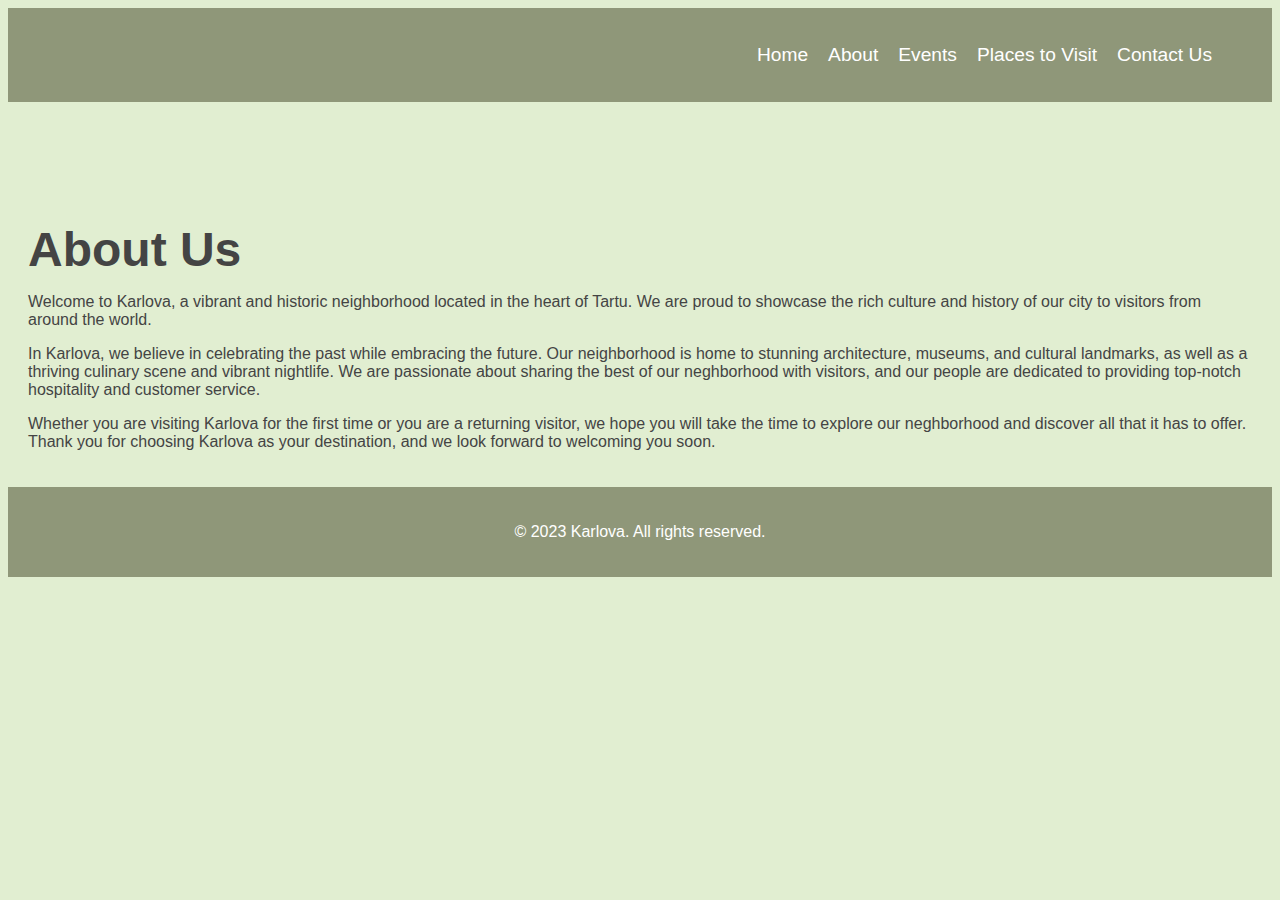
<file: about.html>
<!DOCTYPE html>
<html lang="en">
<head>
    <meta charset="UTF-8">
    <meta name="viewport" content="width=device-width, initial-scale=1.0">
    <title>About Us - Karlova</title>
    <link rel="stylesheet" href="about.css">
</head>
<body>
    <header>
        <nav>
            <ul>
                <li><a href="index.html">Home</a></li>
                <li><a href="about.html">About</a></li>
                <li><a href="events.html">Events</a></li>
                <li><a href="places.html">Places to Visit</a></li>
                <li><a href="contact.html">Contact Us</a></li>
              </ul>
        </nav>
    </header>

    <main>
        <section>
            <h1>About Us</h1>
            <p>Welcome to Karlova, a vibrant and historic neighborhood located in the heart of Tartu. We are proud to showcase the rich culture and history of our city to visitors from around the world.</p>
            <p>In Karlova, we believe in celebrating the past while embracing the future. Our neighborhood is home to stunning architecture, museums, and cultural landmarks, as well as a thriving culinary scene and vibrant nightlife. We are passionate about sharing the best of our neghborhood with visitors, and our people are dedicated to providing top-notch hospitality and customer service.</p>
            <p>Whether you are visiting Karlova for the first time or you are a returning visitor, we hope you will take the time to explore our neghborhood and discover all that it has to offer. Thank you for choosing Karlova as your destination, and we look forward to welcoming you soon.</p>
        </section>
    </main>

    <footer>
        <p>&copy; 2023 Karlova. All rights reserved.</p>
    </footer>
</body>
</html>
</file>
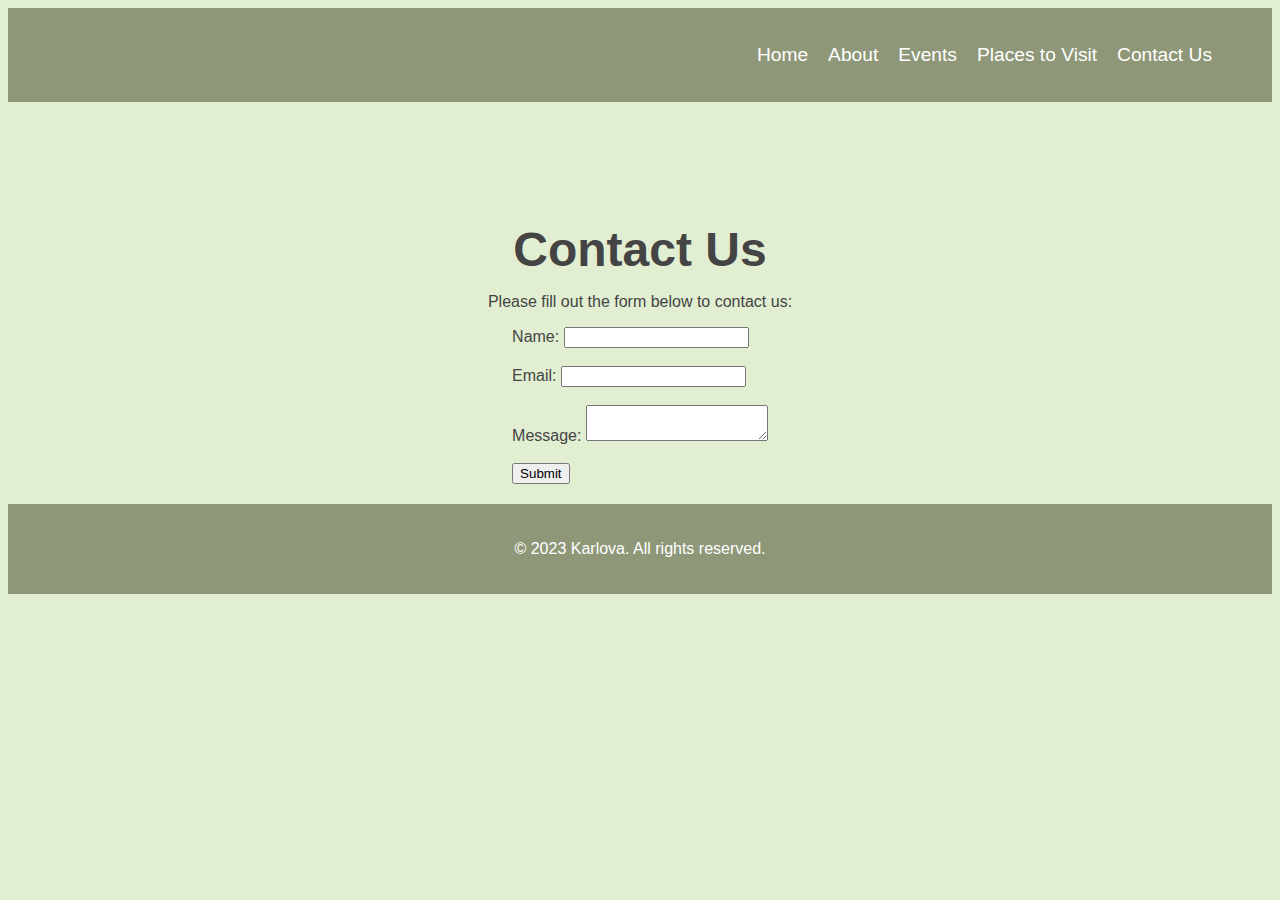
<file: contact.html>
<!DOCTYPE html>
<html lang="en">
<head>
  <meta charset="UTF-8">
  <meta name="viewport" content="width=device-width, initial-scale=1.0">
  <title>Contact Us</title>
  <link rel="stylesheet" href="contact.css">
</head>
<body>
  <header>
    <nav>
      <ul>
        <li><a href="index.html">Home</a></li>
        <li><a href="about.html">About</a></li>
        <li><a href="events.html">Events</a></li>
        <li><a href="places.html">Places to Visit</a></li>
        <li><a href="contact.html">Contact Us</a></li>
      </ul>
    </nav>
  </header>
  
  <main>
    <h1>Contact Us</h1>
    <p>Please fill out the form below to contact us:</p>
    <form action="#" method="post">
      <label for="name">Name:</label>
      <input type="text" id="name" name="name" required><br><br>
      <label for="email">Email:</label>
      <input type="email" id="email" name="email" required><br><br>
      <label for="message">Message:</label>
      <textarea id="message" name="message" required></textarea><br><br>
      <button type="submit">Submit</button>
    </form>
  </main>
  
  <footer>
    <p>&copy; 2023 Karlova. All rights reserved.</p>
  </footer>
  
</body>
</html>
</file>
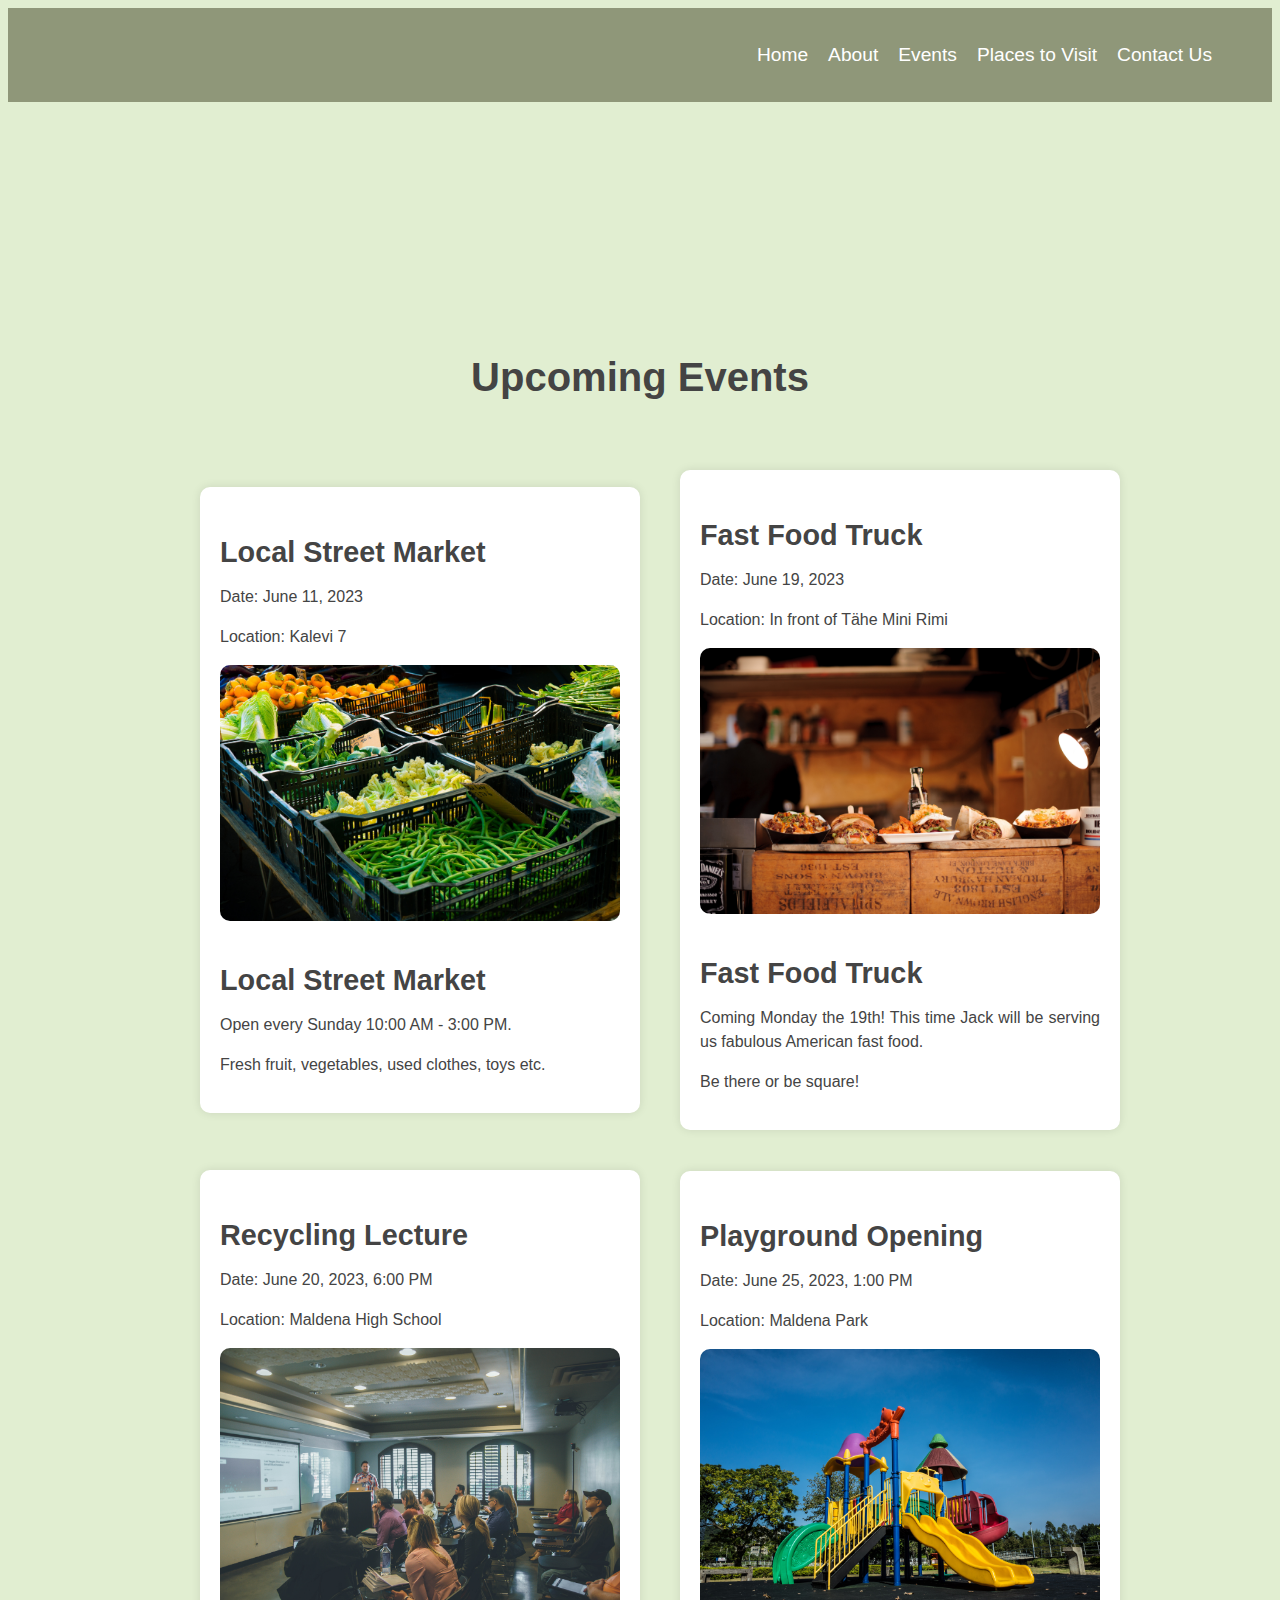
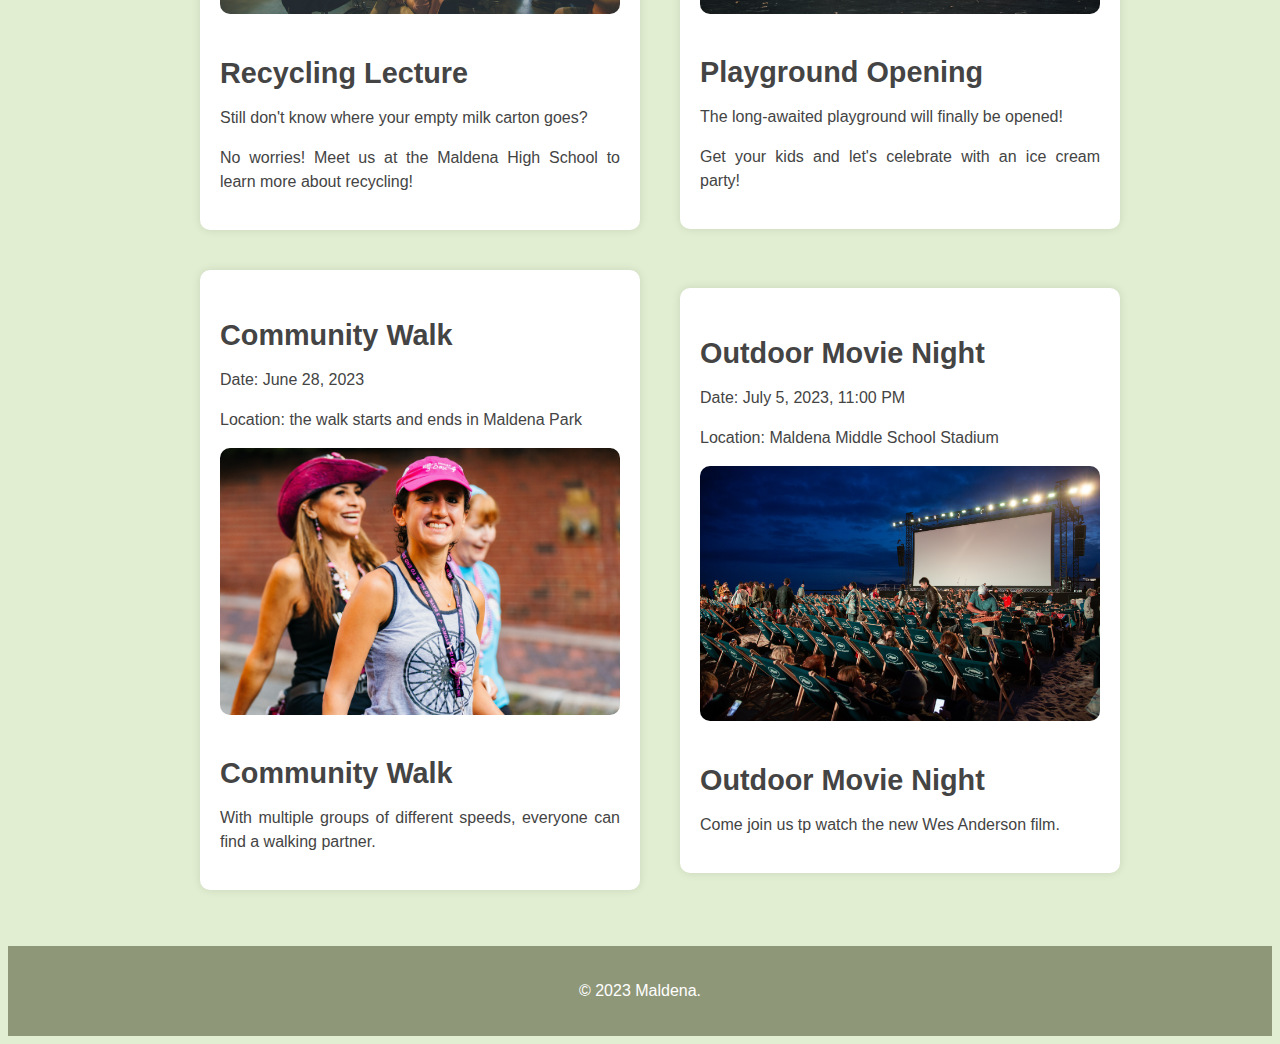
<file: events.html>
<!DOCTYPE html>
<html lang="en">
<head>
  <meta charset="UTF-8">
  <meta name="viewport" content="width=device-width, initial-scale=1.0">
  <script src="script.js"></script>
  <title>Events</title>
  <link rel="stylesheet" href="styles.css">
  <link rel="preconnect" href="https://fonts.googleapis.com">
<link rel="preconnect" href="https://fonts.gstatic.com" crossorigin>
<link href="https://fonts.googleapis.com/css2?family=Barlow:wght@300&display=swap" rel="stylesheet">
</head>
<body>
  <header>
    <nav>
      <ul>
        <li><a href="index.html">Home</a></li>
        <li><a href="about.html">About</a></li>
        <li><a href="events.html">Events</a></li>
        <li><a href="places.html">Places to Visit</a></li>
        <li><a href="contact.html">Contact Us</a></li>
      </ul>
    </nav>
  </header>
  
  <main>
    <section class="events">
      <h2>Upcoming Events</h2>
      <ul class="event-list">
        <li>
          <h3>Local Street Market</h3>
          <p>Date: June 11, 2023</p>
          <p>Location: Kalevi 7</p>
          <div class="image-overlay">
            <img src="images/market.jpg" alt="Street Market" />
            <div class="overlay-content">
              <h3>Local Street Market</h3>
              <p>Open every Sunday 10:00 AM - 3:00 PM.</p>
                <p> Fresh fruit, vegetables, used clothes, toys etc.</p>
            </div>
        </li>

        <li>
          <h3>Fast Food Truck</h3>
          <p>Date: June 19, 2023</p>
          <p>Location: In front of Tähe Mini Rimi</p>
          <div class="image-overlay">
          <img src="images/foodtruck.jpg" alt="Foodtruck">
          <div class="overlay-content">
            <h3>Fast Food Truck</h3>
            <p>Coming Monday the 19th! This time Jack will be serving us fabulous American fast food.</p>
            <p>Be there or be square!</p>
          </div>
        </li>


        <li>
          <h3>Recycling Lecture</h3>
          <p>Date: June 20, 2023, 6:00 PM</p>
          <p>Location: Maldena High School</p>
          <div class="image-overlay">
          <img src="images/lecture.jpg" alt="Recycling Lecture">
          <div class="overlay-content">
            <h3>Recycling Lecture</h3>
            <p>Still don't know where your empty milk carton goes?</p>
            <p>No worries! Meet us at the Maldena High School to learn more about recycling!</p>
          </div>
        </li>
        <li>
          <h3>Playground Opening</h3>
          <p>Date: June 25, 2023, 1:00 PM</p>
          <p>Location: Maldena Park</p>
          <div class="image-overlay">
          <img src="images/playground.jpg" alt="Playground">
          <div class="overlay-content">
            <h3>Playground Opening</h3>
            <p>The long-awaited playground will finally be opened!</p>
            <p>Get your kids and let's celebrate with an ice cream party!</p>
          </div>
        </li>

        <li>
          <h3>Community Walk</h3>
          <p>Date: June 28, 2023</p>
          <p>Location: the walk starts and ends in Maldena Park</p>
          <div class="image-overlay">
          <img src="images/walk.jpg" alt="Walk">
          <div class="overlay-content">
          <h3>Community Walk</h3>
            <p>With multiple groups of different speeds, everyone can find a walking partner.</p>
           </div> 
        </li>

        <li>
          <h3>Outdoor Movie Night</h3>
          <p>Date: July 5, 2023, 11:00 PM</p>
          <p>Location: Maldena Middle School Stadium</p>
          <div class="image-overlay">
          <img src="images/movienight.jpg" alt="Outdoor Movie Night">
          <div class="overlay-content">
            <h3>Outdoor Movie Night</h3>
            <p>Come join us tp watch the new Wes Anderson film.</p>
          </div>
        </li>
      </ul>
    </section>
  </main>
  
  <footer>
    <p>&copy; 2023 Maldena.</p>
  </footer>
  
</body>
</html>
</file>
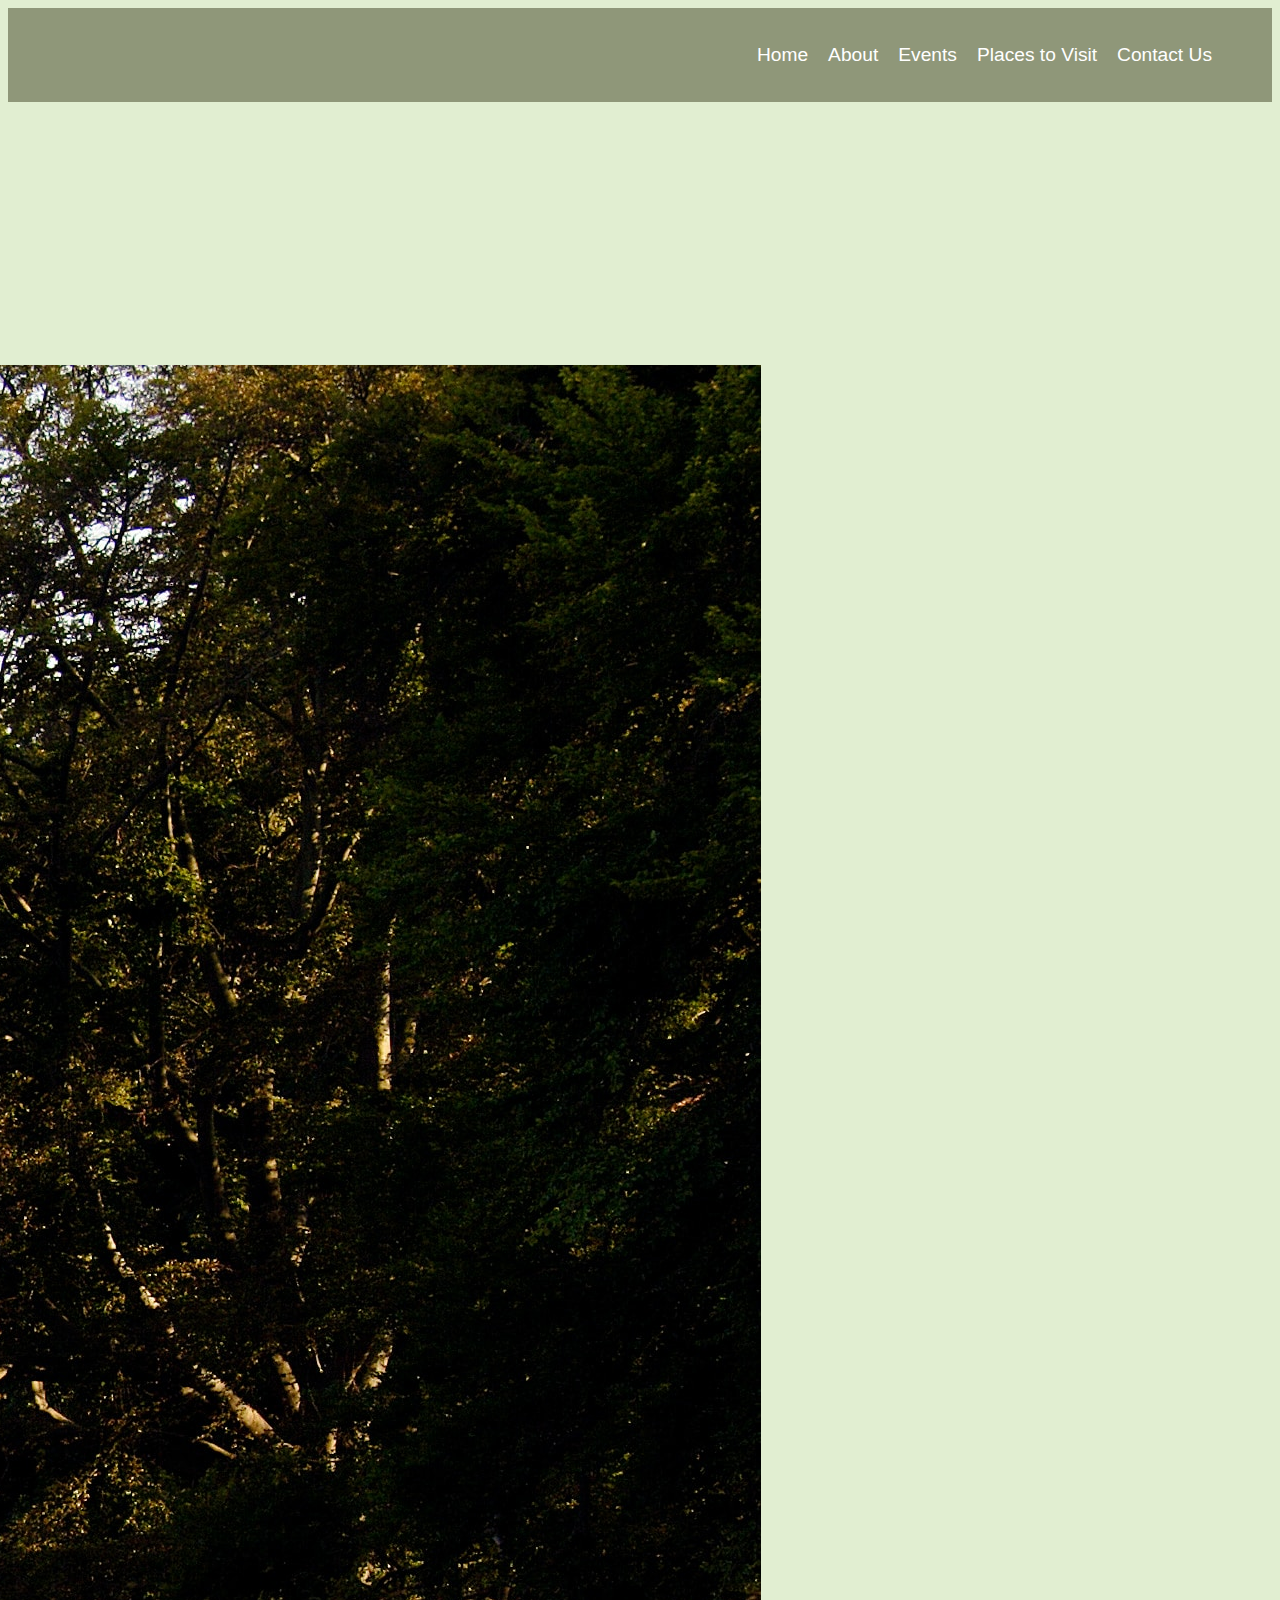
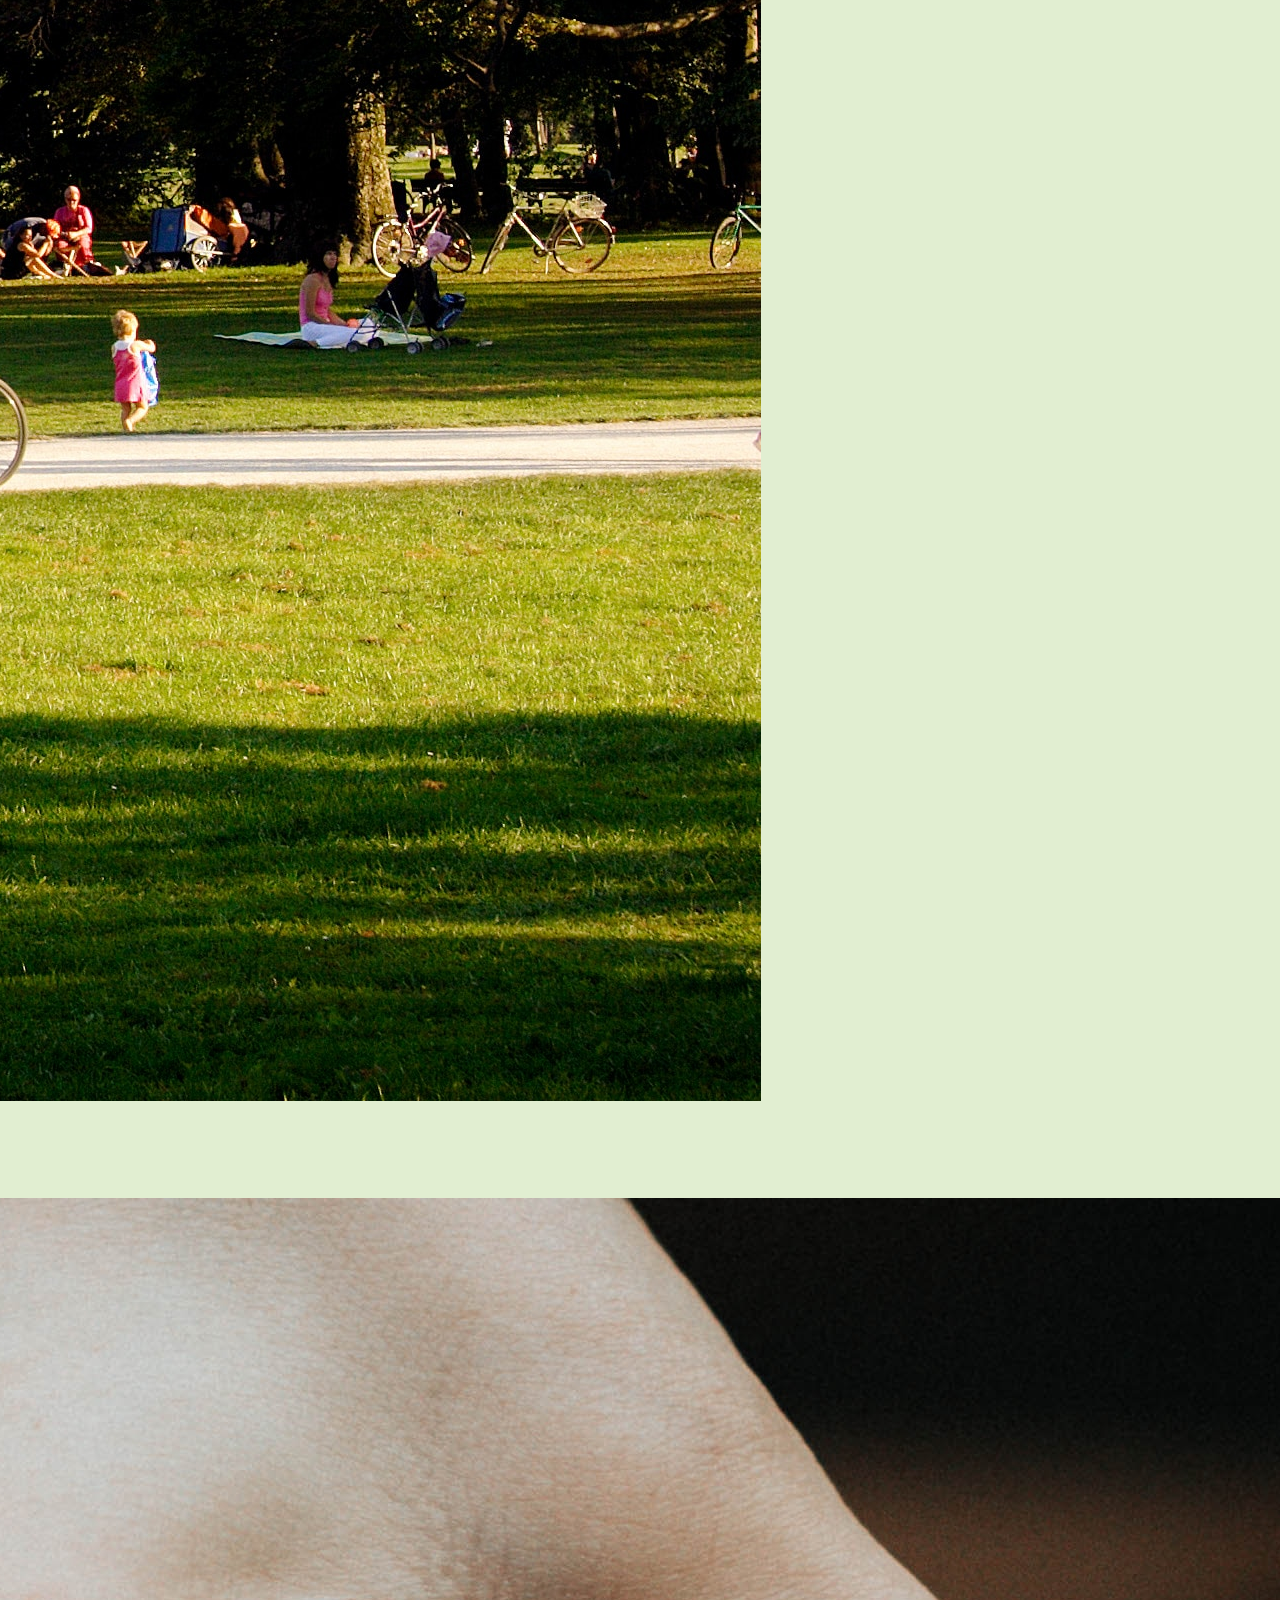
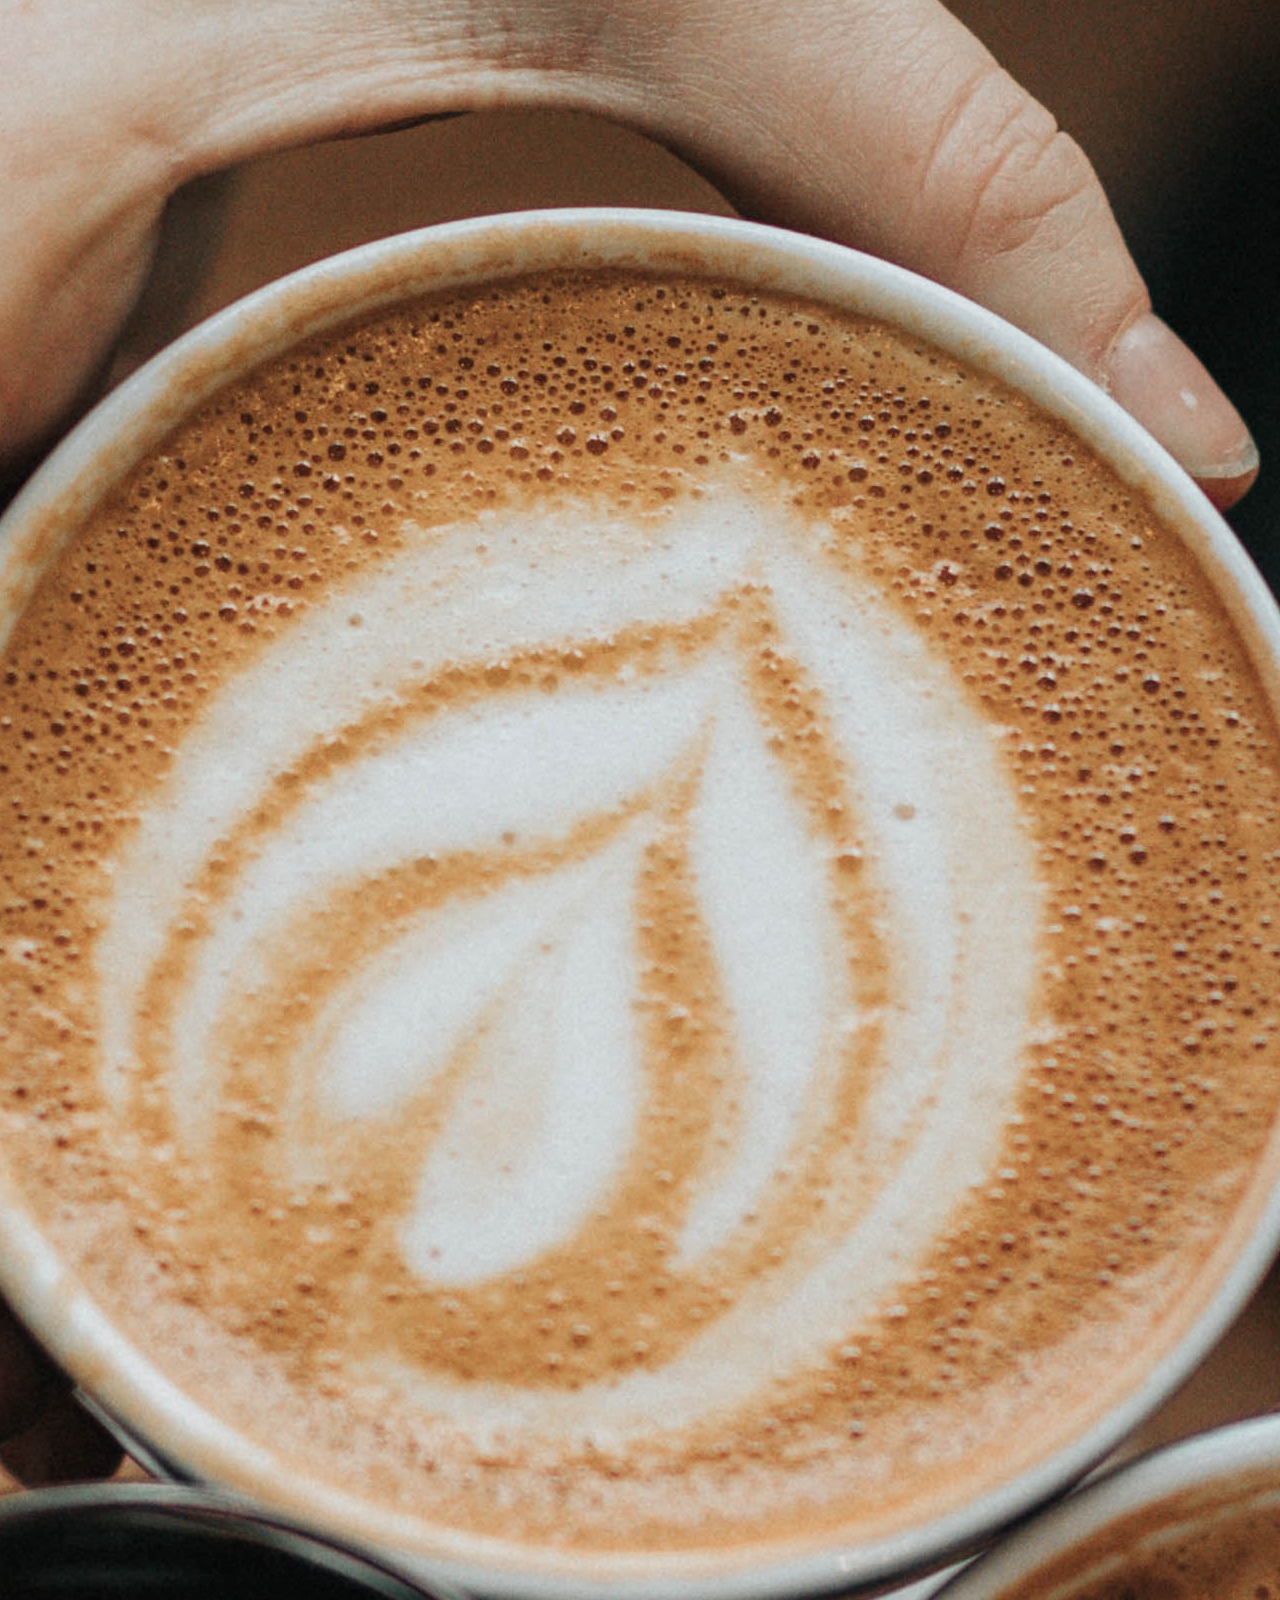
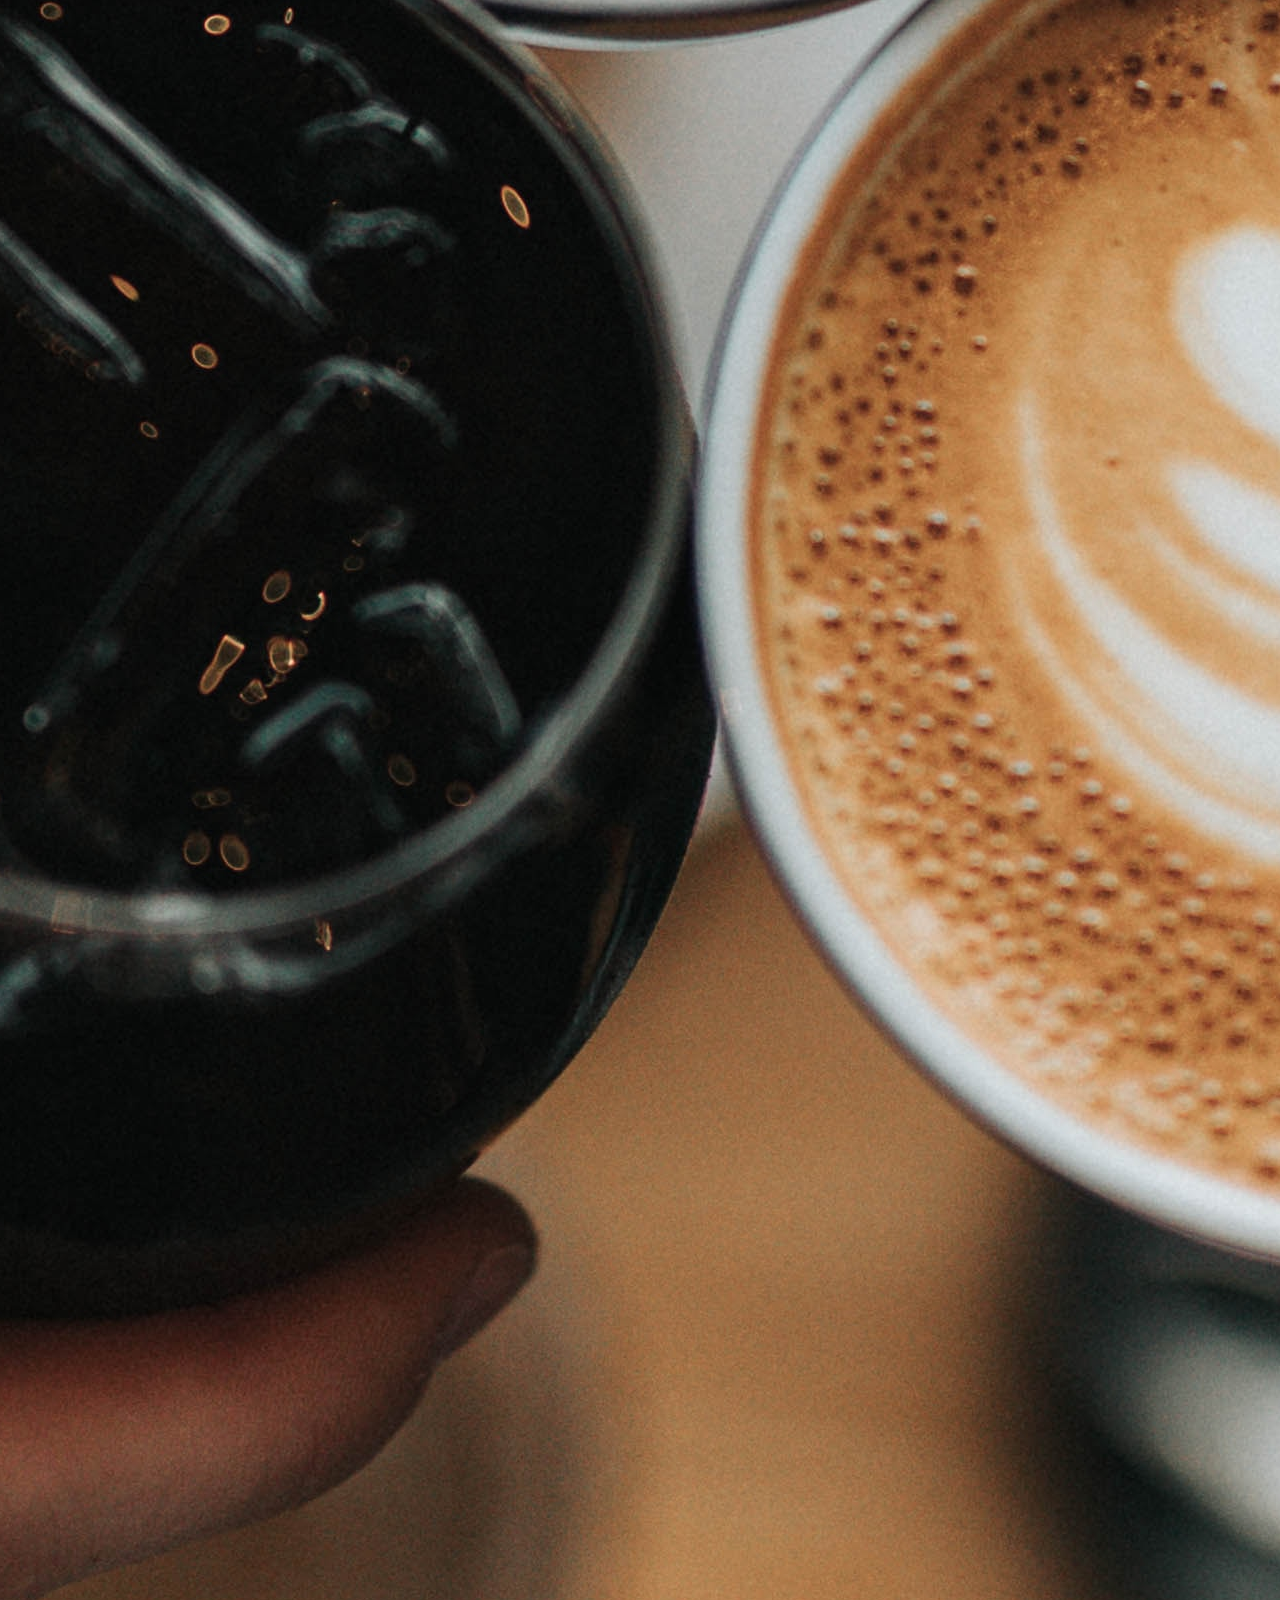
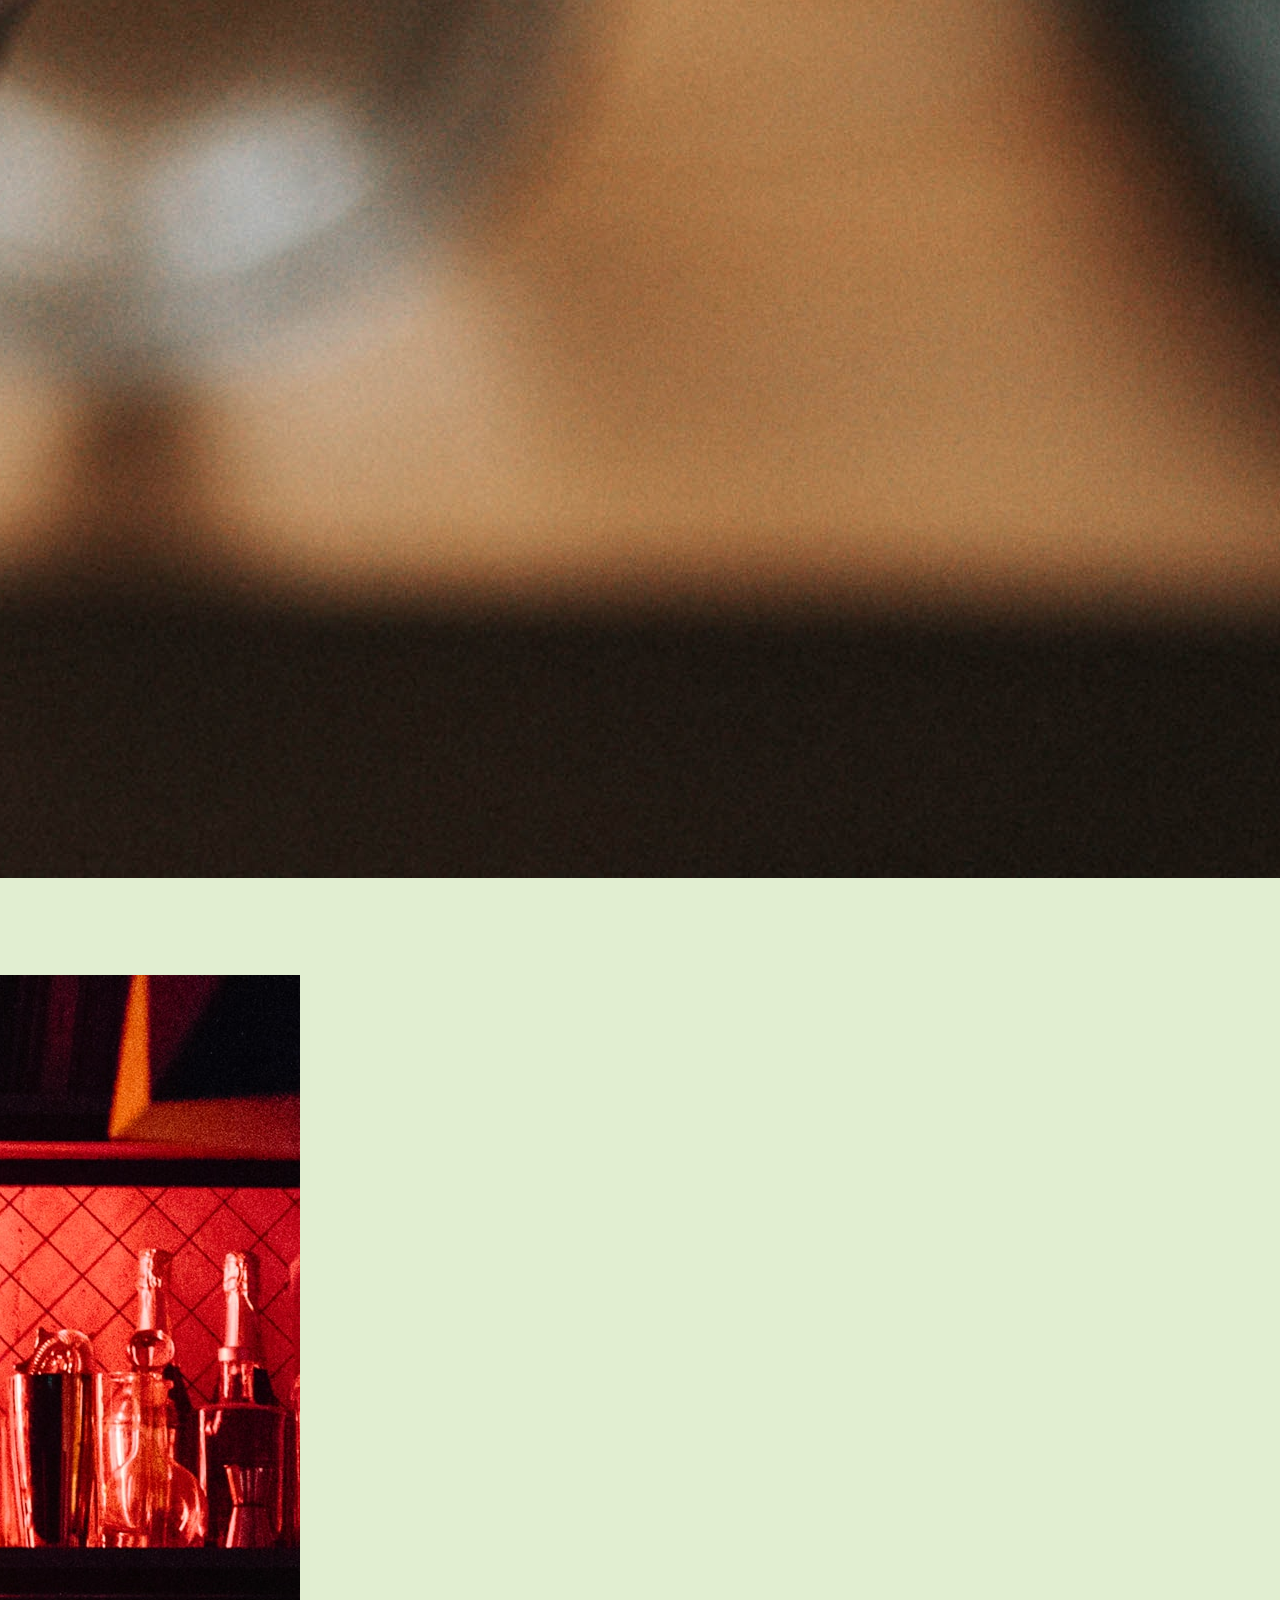
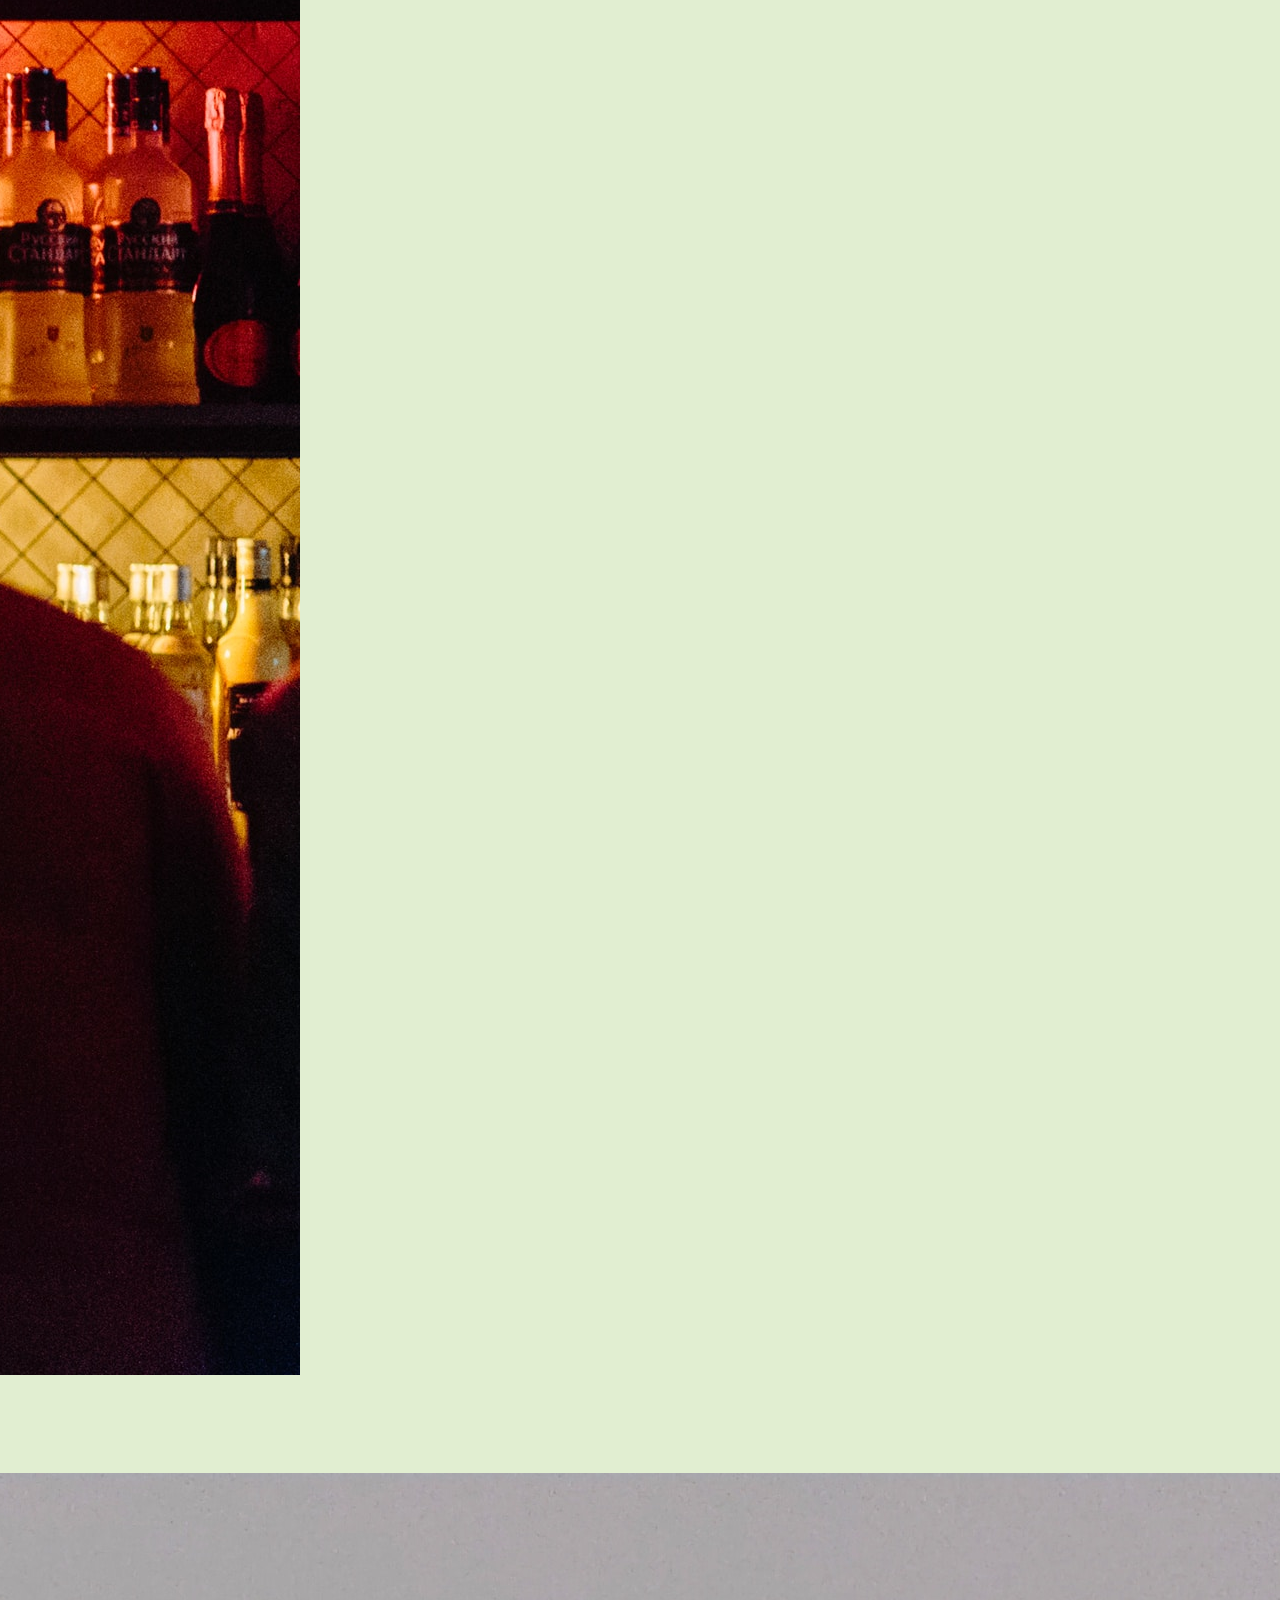
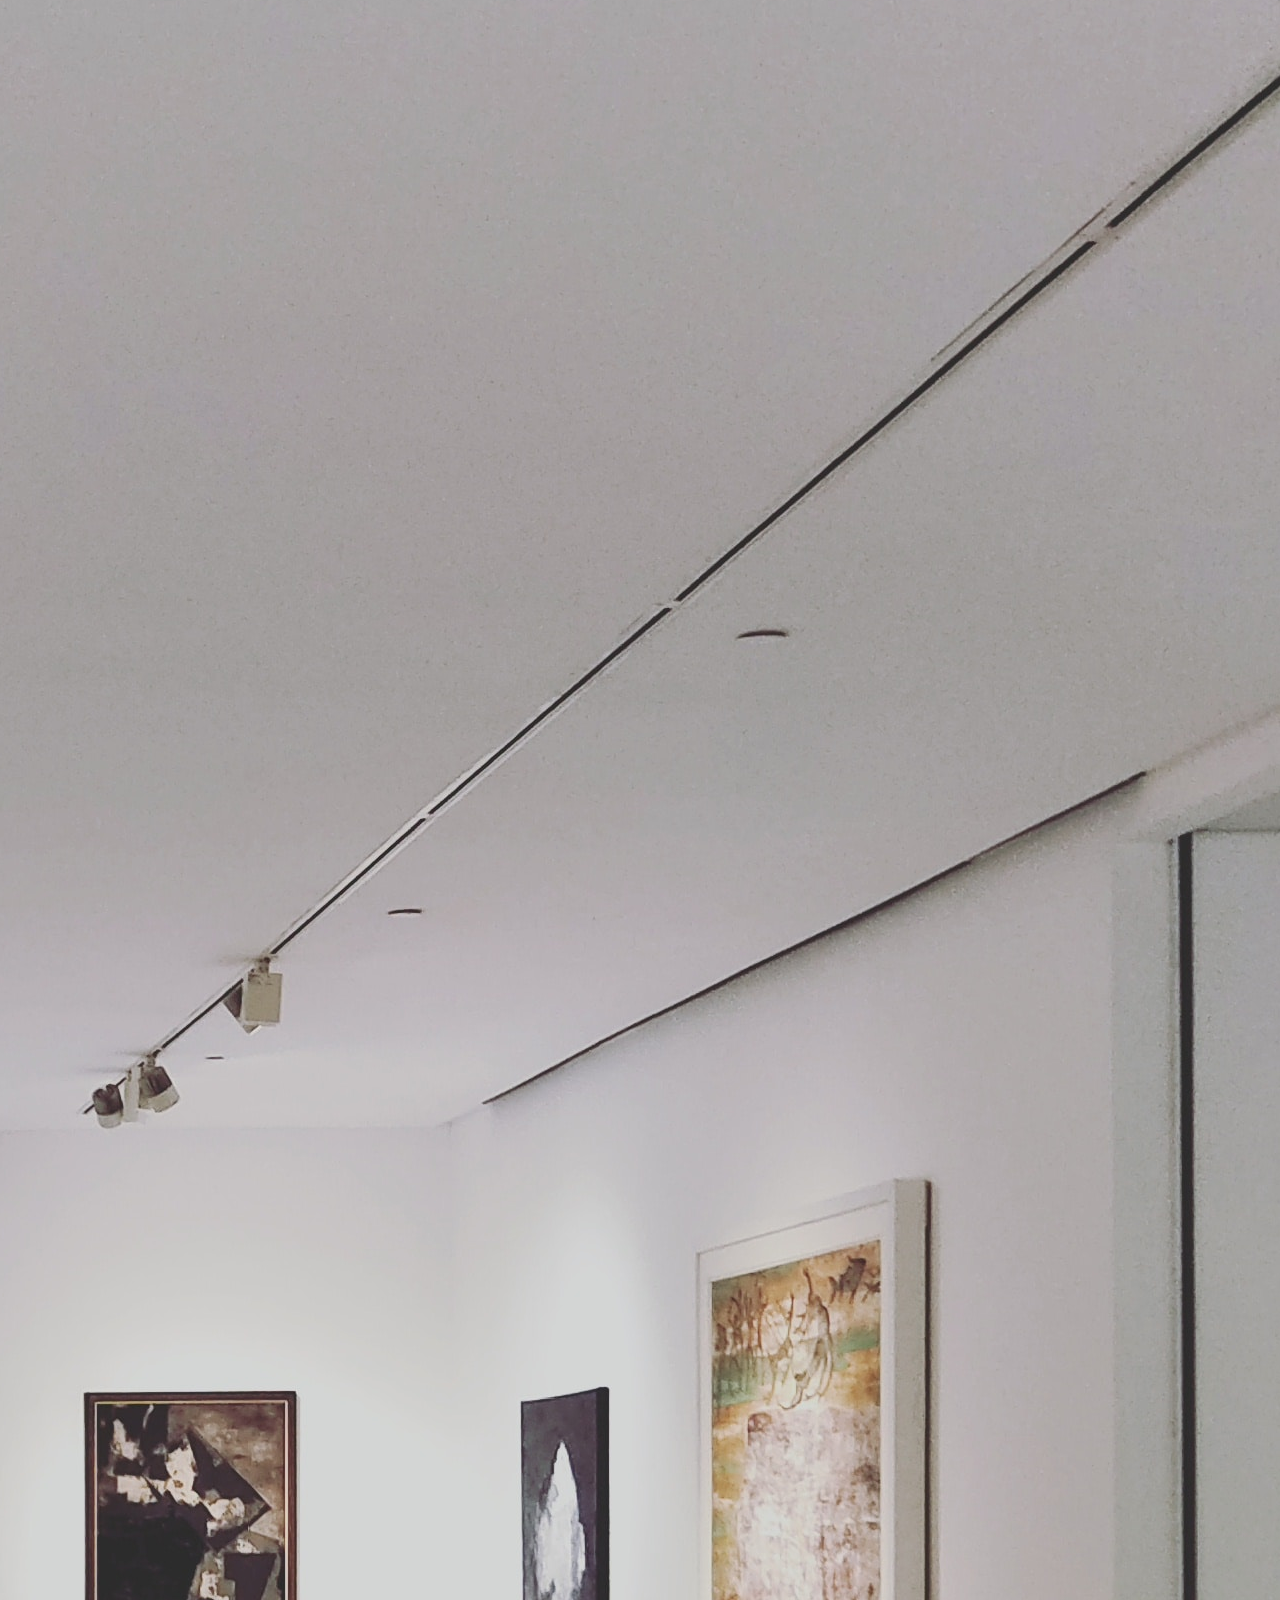
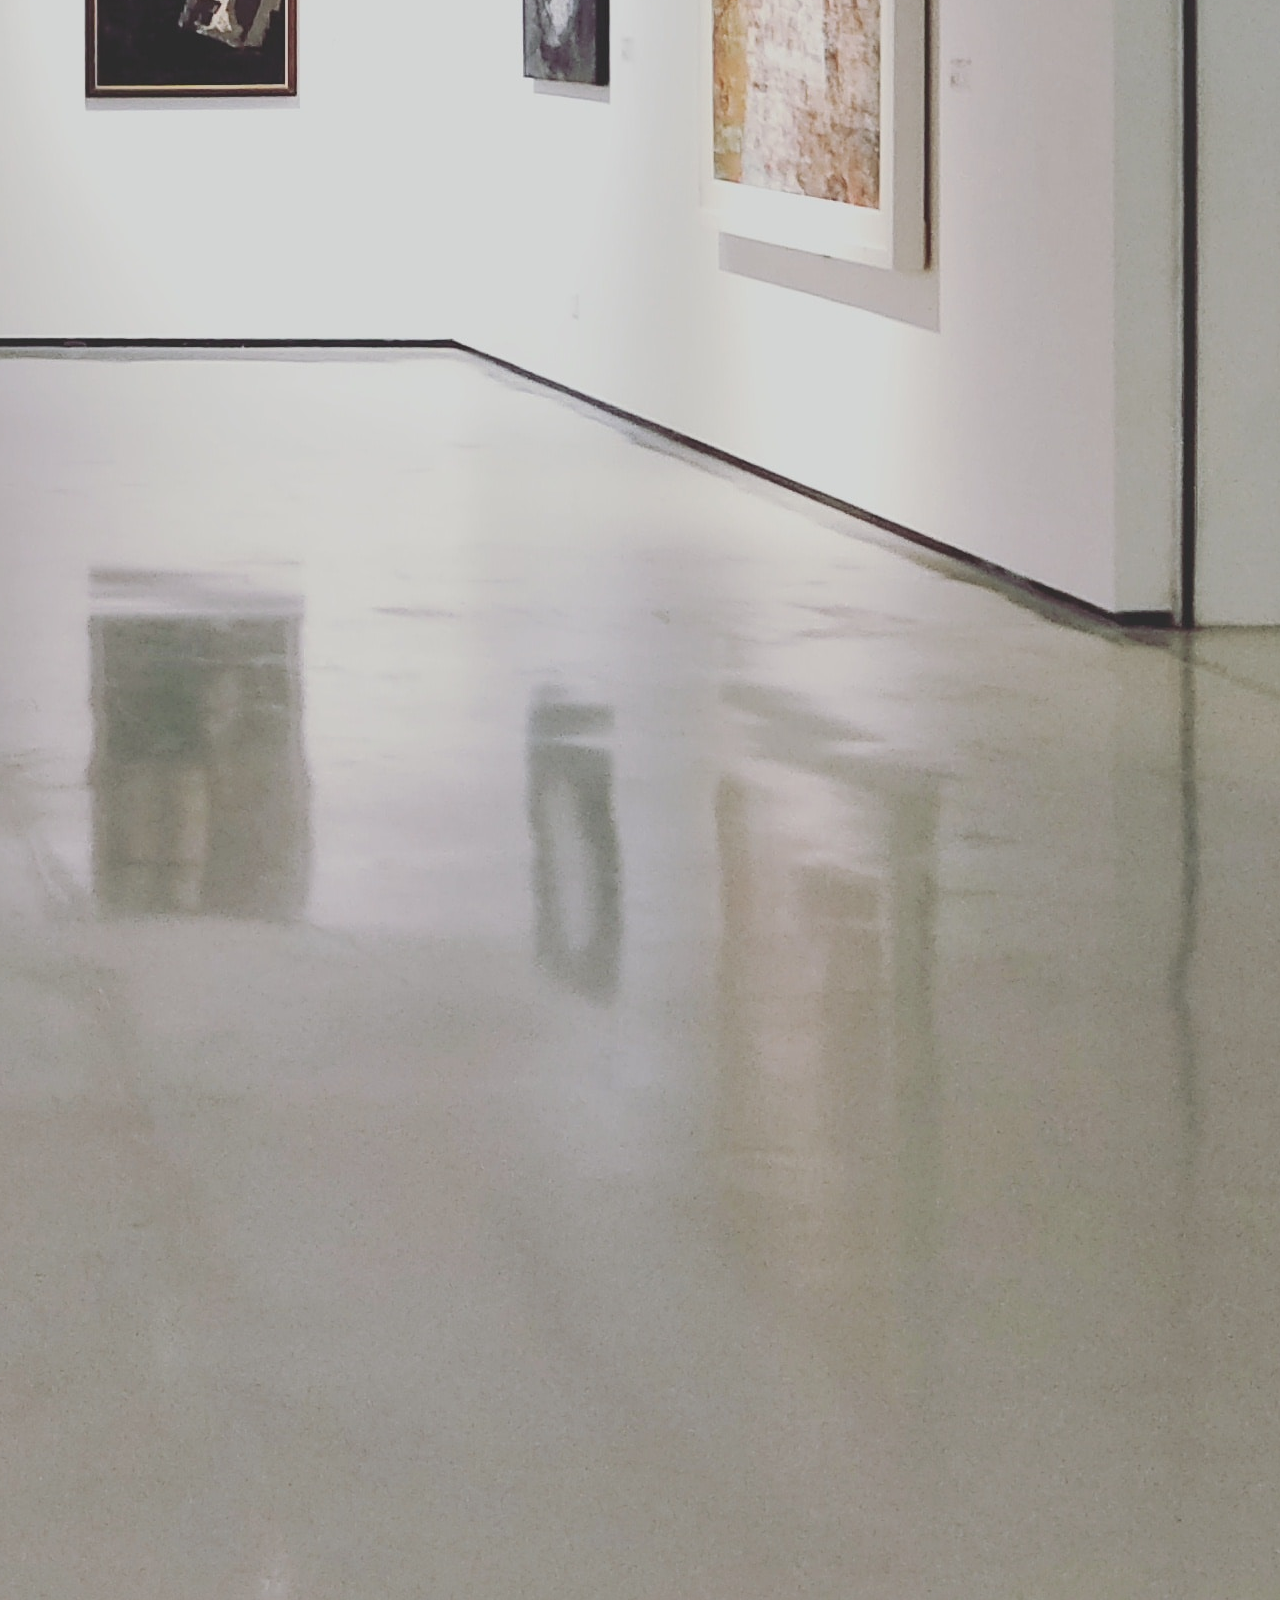
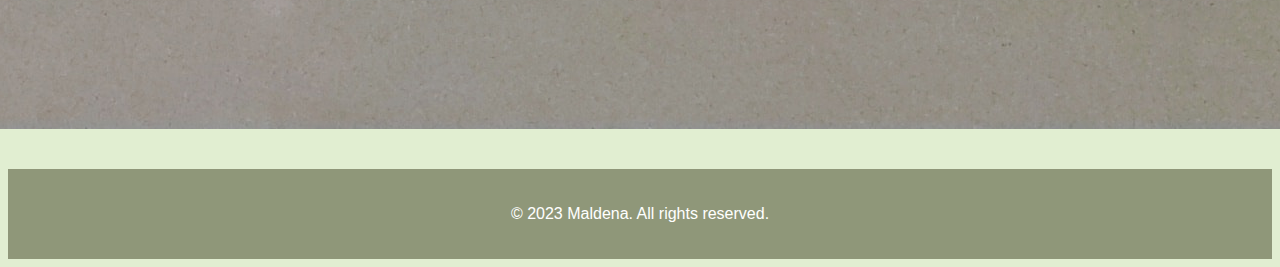
<file: places.html>
<!DOCTYPE html>
<html lang="en">
<head>
  <meta charset="UTF-8">
  <meta name="viewport" content="width=device-width, initial-scale=1.0">
  <title>Places to Visit</title>
  <link rel="stylesheet" href="styles.css">
  <link rel="preconnect" href="https://fonts.googleapis.com">
<link rel="preconnect" href="https://fonts.gstatic.com" crossorigin>
<link href="https://fonts.googleapis.com/css2?family=Barlow:wght@300&display=swap" rel="stylesheet">
</head>
<body>
  <header>
    <nav>
      <ul>
        <li><a href="index.html">Home</a></li>
        <li><a href="about.html">About</a></li>
        <li><a href="events.html">Events</a></li>
        <li><a href="places.html">Places to Visit</a></li>
        <li><a href="contact.html">Contact Us</a></li>
      </ul>
    </nav>
  </header>
  
  <main>
    <section class="places-to-visit">
      <h2>Places to Visit</h2>
      <ul>
        <li>
          <h3>Maldena Park</h3>
          <p>Enjoy a scenic hike up Maldena Park for stunning views of Maldena and Tartu.</p>
          <img src="images/park.jpg" alt="Park" />
        </li>
        <li>
          <h3>Cafe Mal</h3>
          <p>Stop by Cafe Mal for delicious coffee, pastries, and sandwiches.</p>
          <img src="images/cafe.jpg" alt="Cafe" />
        </li>
        <li>
            <h3>Mally Bar</h3>
            <p>With weekly karaoke parties and quiz nights, Mally Bar is the place to be! PS Sunday mornings are pancake mornings. </p>
            <img src="images/bar.jpg" alt="Bar" />
          </li>
          <li>
            <h3>MalMOA</h3>
            <p>At the Maldena Museum of Modern Art, there is something for people of all ages.</p>
            <img src="images/museum.jpg" alt="Museum" />
          </li>
      </ul>
    </section>
  </main>
  
  <footer>
    <p>&copy; 2023 Maldena. All rights reserved.</p>  </footer>
</body>
</html>
</file>
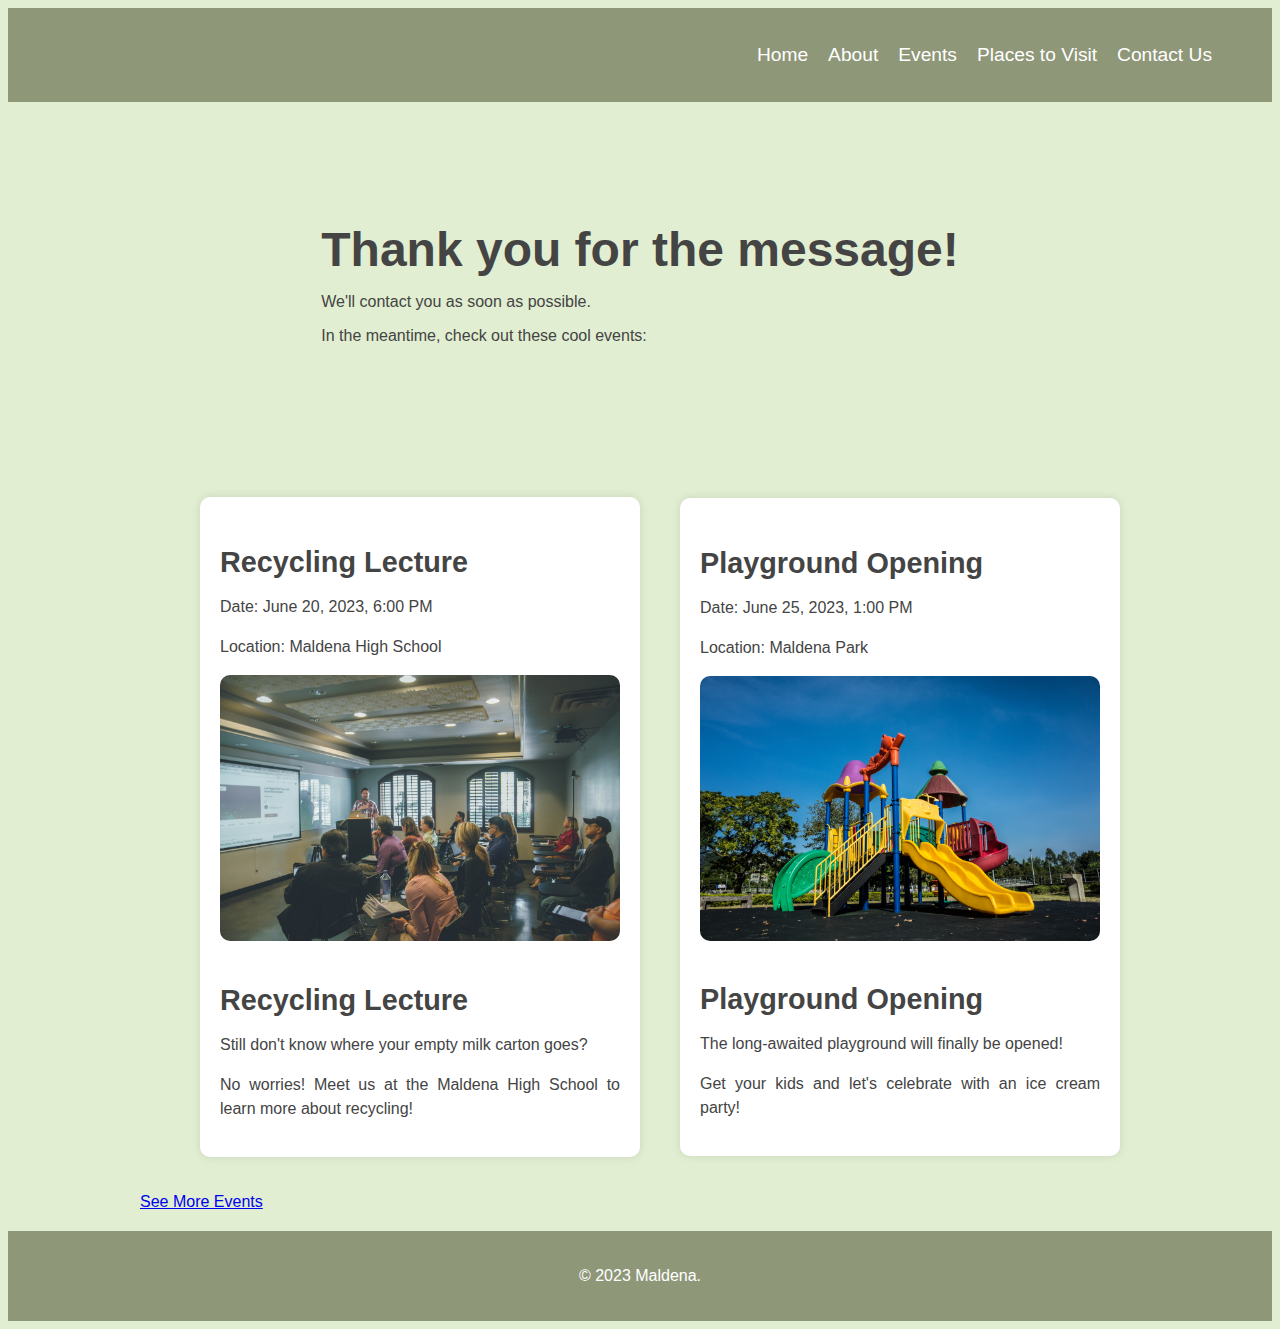
<file: thankyou.html>
<!DOCTYPE html>
<html lang="en">
<head>
  <meta charset="UTF-8">
  <meta name="viewport" content="width=device-width, initial-scale=1.0">
  <title>Thank You</title>
  <script src="script.js"></script>
  <link rel="stylesheet" href="styles.css">
  <link rel="preconnect" href="https://fonts.googleapis.com">
  <link rel="preconnect" href="https://fonts.gstatic.com" crossorigin>
  <link href="https://fonts.googleapis.com/css2?family=Barlow:wght@300&display=swap" rel="stylesheet">
</head>
<body>
  <header>
    <nav>
      <ul>
        <li><a href="index.html">Home</a></li>
        <li><a href="about.html">About</a></li>
        <li><a href="events.html">Events</a></li>
        <li><a href="places.html">Places to Visit</a></li>
        <li><a href="contact.html">Contact Us</a></li>
      </ul>
    </nav>
  </header>
  <main>
    <div class="thankyou-section">
      <h1>Thank you for the message!</h1>
      <p>We'll contact you as soon as possible.</p>
      <p>In the meantime, check out these cool events:</p>
    </div>

    <section class="events">
      <ul class="event-list">
        <li>
          <h3>Recycling Lecture</h3>
          <p>Date: June 20, 2023, 6:00 PM</p>
          <p>Location: Maldena High School</p>
          <div class="image-overlay">
            <img src="images/lecture.jpg" alt="Recycling Lecture">
            <div class="overlay-content">
              <h3>Recycling Lecture</h3>
              <p>Still don't know where your empty milk carton goes?</p>
              <p>No worries! Meet us at the Maldena High School to learn more about recycling!</p>
            </div>
          </div>
        </li>
        <li>
          <h3>Playground Opening</h3>
          <p>Date: June 25, 2023, 1:00 PM</p>
          <p>Location: Maldena Park</p>
          <div class="image-overlay">
            <img src="images/playground.jpg" alt="Playground">
            <div class="overlay-content">
              <h3>Playground Opening</h3>
              <p>The long-awaited playground will finally be opened!</p>
              <p>Get your kids and let's celebrate with an ice cream party!</p>
            </div>
          </div>
        </li>
      </ul>
      <a href="events.html" class="btn">See More Events</a>
    </section>
  </main>

  <footer>
    <p>&copy; 2023 Maldena.</p>
  </footer>
</body>
</html>
</file>
<file: about.css>
body {
    font-family: Arial, sans-serif;
    background-color: #e1eed1;
    color: #444;
  }
  
  header {
    background-color: #8f9779;
    color: #fff;
    padding: 20px;
    text-align: center;
  }
  
  h1 {
    font-size: 3rem;
    margin: 0;
  }
  
  nav ul {
    display: flex;
    justify-content: flex-end;
    margin-right: 30px;
  }
  
  nav li {
    margin: 0 10px;
    list-style: none;
  }
  
  nav a {
    color: #ffffff;
    font-size: 1.2rem;
    text-decoration: none;
  }
  
  nav a:hover {
    text-decoration: underline;
  }
  
  main {
    display: flex;
    flex-wrap: wrap;
    justify-content: center;
    margin-top: 100px;
    padding: 20px;
  }
  
  article {
    background-color: #fff;
    border-radius: 10px;
    box-shadow: 0 0 10px rgba(0,0,0,0.1);
    margin: 20px;
    padding: 20px;
    max-width: 800px;
    text-align: justify;
  }
  
  article h2 {
    font-size: 1.8rem;
    margin-bottom: 10px;
  }
  
  article p {
    line-height: 1.5;
  }
  
  footer {
    background-color: #8f9779;
    color: #fff;
    padding: 20px;
    text-align: center;
  }
  
  .welcome {
    position: relative;
  }
  
  .welcome img {
    display: block;
    width: 100%;
  }
  
  .overlay {
    position: absolute;
    top: 50%;
    left: 50%;
    transform: translate(-50%, -50%);
    text-align: center;
    color: #fff;
  }
  
  .overlay h2 {
    font-size: 3rem;
    margin: 0;
  }
  
  .overlay p {
    font-size: 1.2rem;
    margin-bottom: 30px;
  }
  
  .overlay::before {
    content: "";
    position: absolute;
    top: 0;
    left: 0;
    width: 100%;
    height: 100%;
    background-color: rgba(0, 0, 0, 0.5);
    z-index: -1;
  }
</file>
<file: contact.css>
body {
    font-family: Arial, sans-serif;
    background-color: #e1eed1;
    color: #444;
  }
  
  header {
    background-color: #8f9779;
    color: #fff;
    padding: 20px;
    text-align: center;
  }
  
  h1 {
    font-size: 3rem;
    margin: 0;
  }
  
  nav ul {
    display: flex;
    justify-content: flex-end;
    margin-right: 30px;
  }
  
  nav li {
    margin: 0 10px;
    list-style: none;
  }
  
  nav a {
    color: #ffffff;
    font-size: 1.2rem;
    text-decoration: none;
  }
  
  nav a:hover {
    text-decoration: underline;
  }
  
  main {
    display: flex;
    flex-direction: column;
    align-items: center;
    margin-top: 100px;
    padding: 20px;
  }
  
  article {
    background-color: #fff;
    border-radius: 10px;
    box-shadow: 0 0 10px rgba(0,0,0,0.1);
    margin: 20px;
    padding: 20px;
    max-width: 400px;
    text-align: justify;
  }
  
  article h2 {
    font-size: 1.8rem;
    margin-bottom: 10px;
  }
  
  article p {
    line-height: 1.5;
  }
  
  footer {
    background-color: #8f9779;
    color: #fff;
    padding: 20px;
    text-align: center;
  }
</file>
<file: styles.css>
body {
    font-family: Arial, sans-serif;
    background-color: #e1eed1;
    color: #444;
  }
  
  header {
    background-color: #8f9779;
    color: #fff;
    padding: 20px;
    text-align: center;
  }
  
  h1 {
    font-size: 3rem;
    margin: 0;
  }
  
  nav ul {
    display: flex;
    justify-content: flex-end;
    margin-right: 30px;
  }
  
  nav li {
    margin: 0 10px;
    list-style: none;
  }
  
  nav a {
    color: #ffffff;
    font-size: 1.2rem;
    text-decoration: none;
  }
  
  nav a:hover {
    text-decoration: underline;
  }
  
  main {
    display: flex;
    flex-wrap: wrap;
    justify-content: center;
    margin-top: 100px;
    padding: 20px;
  }
  
  article {
    background-color: #fff;
    border-radius: 10px;
    box-shadow: 0 0 10px rgba(0,0,0,0.1);
    margin: 20px;
    padding: 20px;
    max-width: 400px;
    text-align: justify;
  }
  
  article h2 {
    font-size: 1.8rem;
    margin-bottom: 10px;
  }
  
  article p {
    line-height: 1.5;
  }
  
  footer {
    background-color: #8f9779;
    color: #fff;
    padding: 20px;
    text-align: center;
  }
  
  .welcome {
    position: relative;
  }
  
  .welcome img {
    display: block;
    width: 100%;
  }
  
  .overlay {
    position: absolute;
    top: 50%;
    left: 50%;
    transform: translate(-50%, -50%);
    text-align: center;
    color: #fff;
  }
  
  .overlay h2 {
    font-size: 3rem;
    margin: 0;
  }
  
  .overlay p {
    font-size: 1.2rem;
    margin-bottom: 30px;
  }
  
  .overlay::before {
    content: "";
    position: absolute;
    top: 0;
    left: 0;
    width: 100%;
    height: 100%;
    background-color: rgba(0, 0, 0, 0.5);
    z-index: -1;
  }
  
  /* Upcoming Events Section */
  .events {
    margin-top: 100px;
  }
  
  .events h2 {
    font-size: 2.5rem;
    text-align: center;
    margin-bottom: 50px;
  }
  
  .events ul {
    list-style: none;
    display: flex;
    justify-content: center;
    align-items: center;
    flex-wrap: wrap;
  }
  
  .events li {
    background-color: #fff;
    border-radius: 10px;
    box-shadow: 0 0 10px rgba(0,0,0,0.1);
    margin: 20px;
    padding: 20px;
    max-width: 400px;
    text-align: justify;
  }
  
  .events li h3 {
    font-size: 1.8rem;
    margin-bottom: 10px;
  }
  
  .events li p {
    line-height: 1.5;
  }
  
  .events li img {
    border-radius: 10px;
    margin-bottom: 10px;
    width: 100%;
  }
  
  .events li a {
    background-color: #8f9779;
    color: #fff;
    display: block;
    padding: 10px 20px;
    text-align: center;
    text-decoration: none;
    margin-top: 10px;
    border-radius: 5px;
    transition: background-color 0.3s ease;
  }
  
  .events li a:hover {
    background-color: #6c7357;
  }
</file>
